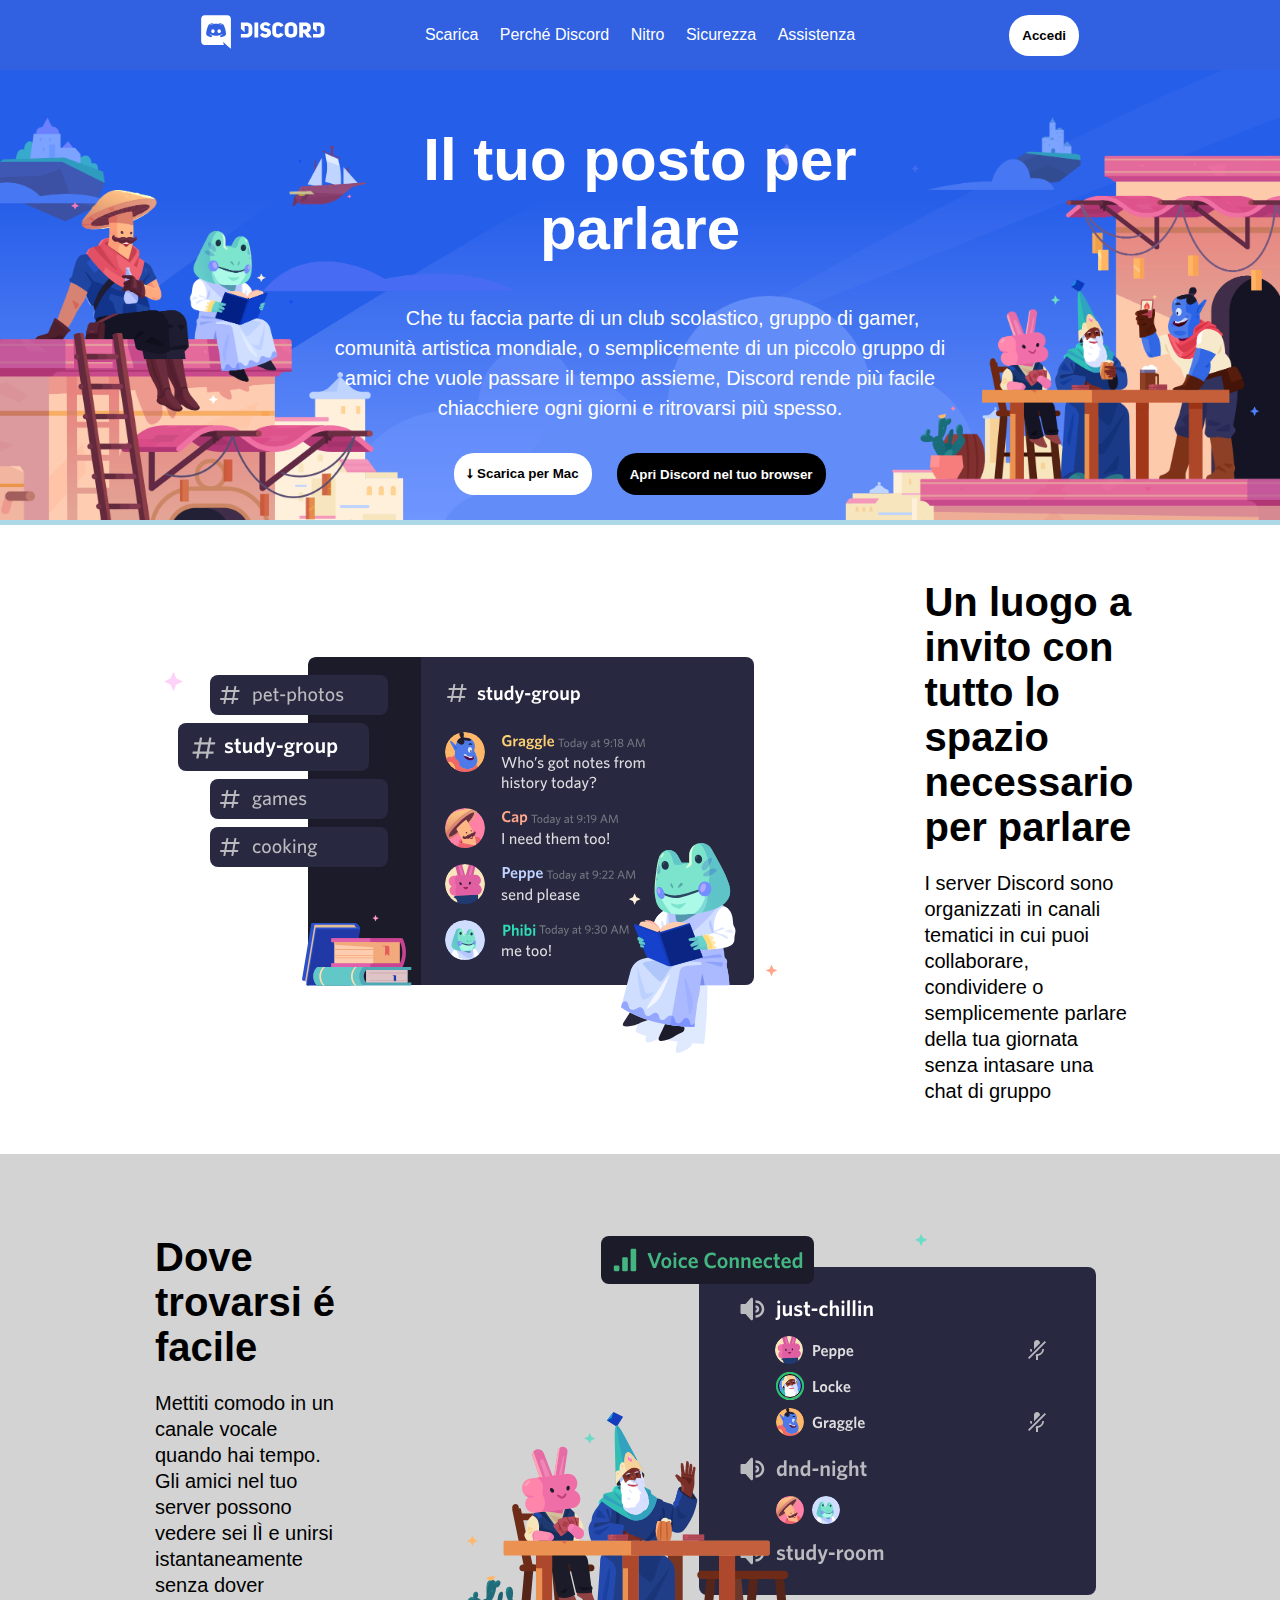
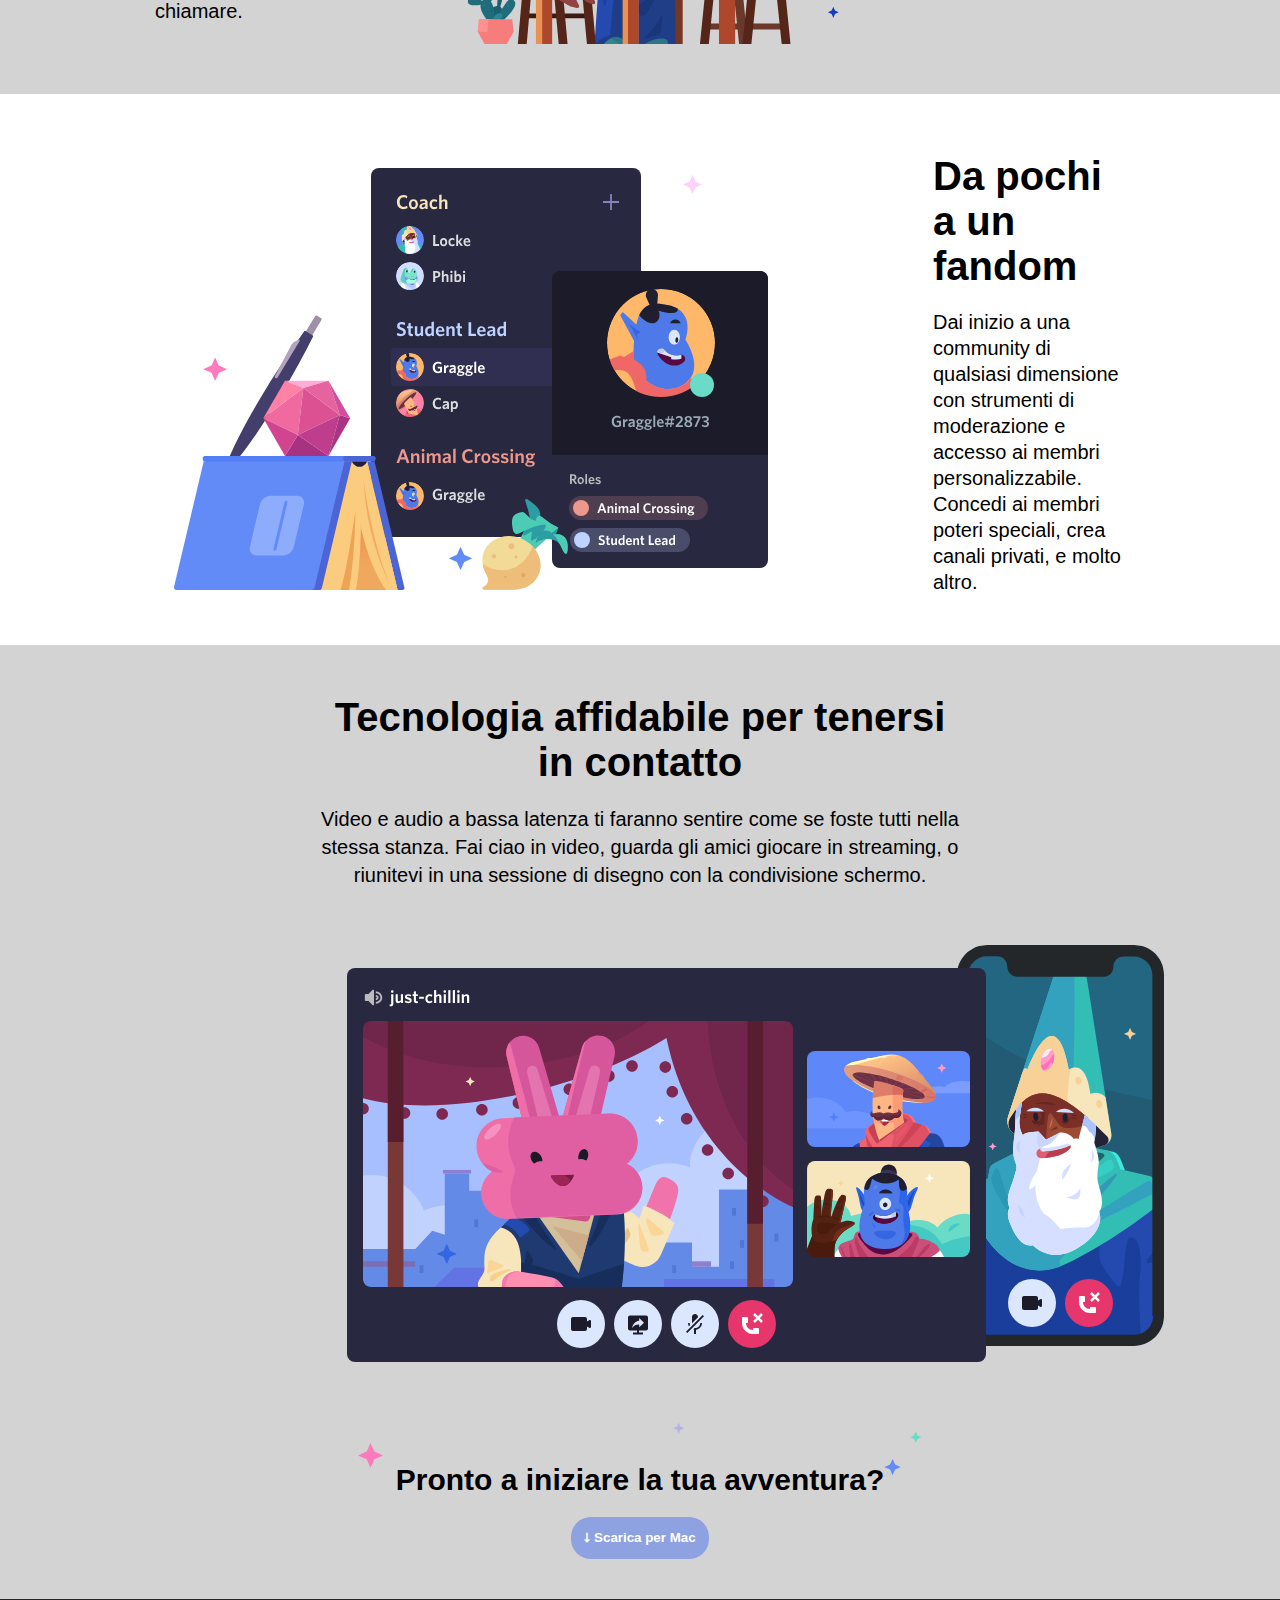
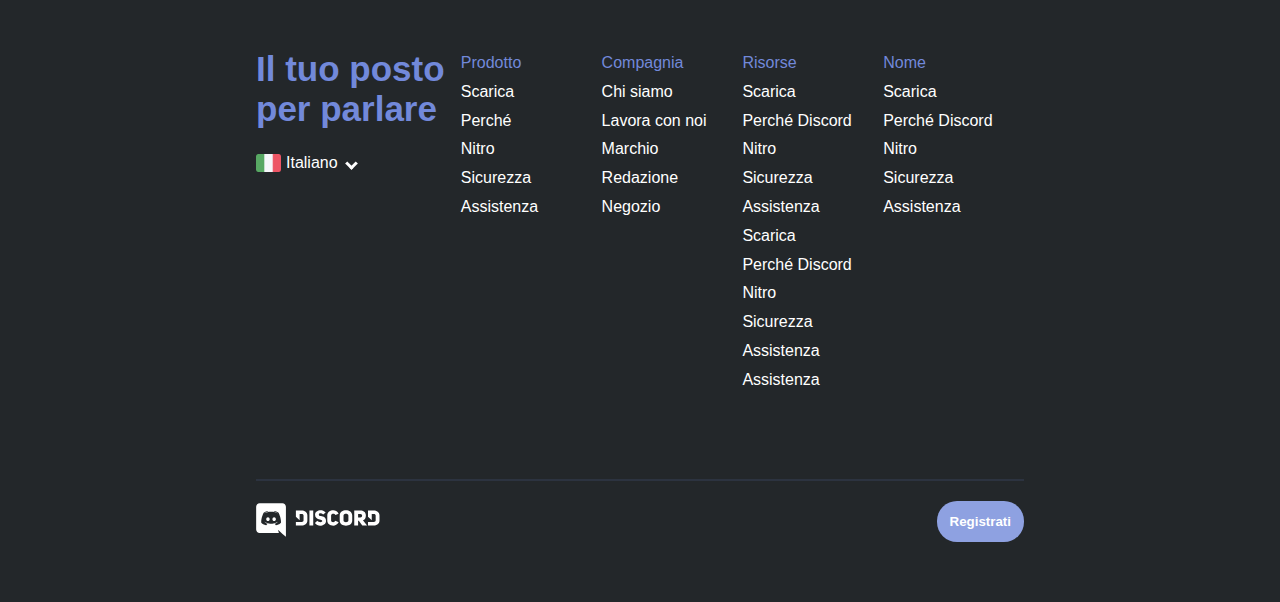
<file: index.html>
<!DOCTYPE html>
<html lang="en">
<head>
    <meta charset="UTF-8">
    <meta name="viewport" content="width=device-width, initial-scale=1.0">
    <!-- Font Awesome -->
    <link rel="stylesheet" href="https://cdnjs.cloudflare.com/ajax/libs/font-awesome/6.4.2/css/all.min.css" integrity="sha512-z3gLpd7yknf1YoNbCzqRKc4qyor8gaKU1qmn+CShxbuBusANI9QpRohGBreCFkKxLhei6S9CQXFEbbKuqLg0DA==" crossorigin="anonymous" referrerpolicy="no-referrer" />
    <link href="https://fonts.cdnfonts.com/css/whitney-2" rel="stylesheet">
    <link rel="stylesheet" href="stylesheet.css">
    <title>Discord Home</title>
</head>

<body>
    
    <!-- Sezione Header contenente il logo con i link e login -->
    <header>
        <div class="contenitore_header">
            <nav>
                <div class="logo"><a href="#"></a>
                <img src="img/logo.svg" alt=""></div>
                <div class="links">
                    <a href="#" target="_blank">Scarica</a>
                    <a href="#" target="_blank">Perch&eacute; Discord</a>
                    <a href="#" target="_blank">Nitro</a>
                    <a href="#" target="_blank">Sicurezza</a>
                    <a href="#" target="_blank">Assistenza</a>
                </div>
                <div class="login"><a href="#" target="_blank"><button class="bottone_bianco">Accedi</button></a</div>
            </nav>
        </div>
    </header>    

    <main>
        <!-- Prima sezione -->
        <section class="contenitore_first_section">
            <div class="first_section">
                <h1>Il tuo posto per parlare</h1>
                <p>Che tu faccia parte di un club scolastico, gruppo di gamer, comunità artistica mondiale, o semplicemente di un piccolo gruppo di amici che vuole passare il tempo assieme, Discord rende più facile chiacchiere ogni giorni e ritrovarsi più spesso.</p>
                
                <div class="bottoni_header">
                    <button class="bottone_bianco">&#11107; Scarica per Mac</button>
                    <button class="bottone_nero">Apri Discord nel tuo browser</button>
                </div>
            </div>
        </section>

        <!-- Seconda sezione -->
        <section class="contenitore">
            <div class="section_img">
                <img src="img/item1.svg" alt="">
            </div>
            <div class="section_txt">
                <h1 class="black_title">Un luogo a invito con tutto lo spazio necessario per parlare</h1>
                <p class="black_text">I server Discord sono organizzati in canali tematici in cui puoi collaborare, condividere o semplicemente parlare della tua giornata senza intasare una chat di gruppo</p>
            </div>
        </section>

        <!-- Terza sezione -->
        <section class="contenitore grigio">
            <div class="section_img">
                <img src="img/item2.svg" alt="">
            </div>
            <div class="section_txt">
                <h1 class="black_title">Dove trovarsi &eacute; facile</h1>
                <p class="black_text">Mettiti comodo in un canale vocale quando hai tempo. Gli amici nel tuo server possono vedere sei l&Igrave; e unirsi istantaneamente senza dover chiamare.</p>
            </div>
        </section>

        <!-- Quarta sezione -->
        <section class="contenitore">
            <div class="section_img">
                <img src="img/item3.svg" alt="">
            </div>
            <div class="section_txt">
                <h1 class="black_title">Da pochi a un fandom</h1>
                <p class="black_text">Dai inizio a una community di qualsiasi dimensione con strumenti di moderazione e accesso ai membri personalizzabile. Concedi ai membri poteri speciali, crea canali privati, e molto altro.</p>
            </div>
        </section>

        <!-- Quinta sezione -->
        <section class="contenitore_fifth_section grigio">
            <div class="fifth_section">
                <h1 id="black_title">Tecnologia affidabile per tenersi in contatto</h1>
                <p id="black_text">Video e audio a bassa latenza ti faranno sentire come se foste tutti nella stessa stanza. Fai ciao in video, guarda gli amici giocare in streaming, o riunitevi in una sessione di disegno con la condivisione schermo.</p>
                <img src="img/item4-big.svg" alt="">
                
                <div class="stelline">
                    <h2>Pronto a iniziare la tua avventura?</h2>
                    <a href="#" target="_blank">
                        <button class="download_mac"> &#11107; Scarica per Mac</button>
                    </a>
                </div>
            </div>
            
        </section>
    </main>

    <!-- Inizio side (prima del footer) -->
    <aside>
        <div class="contenitore_side">

            <div class="red-col">
                <h3 class="title_red-col">Il tuo posto per parlare</h3>
                <div class="italiano">
                    <img id="flag" src="img/ita.png" alt="">
                    <span>Italiano <i class="arrow down"></i></span>
                </div>
                <div class="icons">
                    <i class="fa-brands fa-twitter"></i>
                    <i class="fa-brands fa-instagram"></i>
                    <i class="fa-brands fa-facebook"></i>
                    <i class="fa-brands fa-youtube"></i>
                </div>
            </div>
            <div class="col">
                <ul style="line-height:130%">
                    <li>Prodotto</li>
                    <li>Scarica</li>
                    <li>Perch&eacute;</li>
                    <li>Nitro</li>
                    <li>Sicurezza</li>
                    <li>Assistenza</li>
                </ul>
            </div>
            <div class="col">
                <ul style="line-height:130%">
                    <li>Compagnia</li>
                    <li>Chi siamo</li>
                    <li>Lavora con noi</li>
                    <li>Marchio</li>
                    <li>Redazione</li>
                    <li>Negozio</li>
                </ul>
            </div>
            <div class="col">
                <ul style="line-height:130%">
                    <li>Risorse</li>
                    <li>Scarica</li>
                    <li>Perch&eacute; Discord</li>
                    <li>Nitro</li>
                    <li>Sicurezza</li>
                    <li>Assistenza</li>
                    <li>Scarica</li>
                    <li>Perch&eacute; Discord</li>
                    <li>Nitro</li>
                    <li>Sicurezza</li>
                    <li>Assistenza</li>
                    <li>Assistenza</li>
                </ul>
            </div>
            <div class="col">
                <ul>
                    <li>Nome</li>
                    <li>Scarica</li>
                    <li>Perch&eacute; Discord</li>
                    <li>Nitro</li>
                    <li>Sicurezza</li>
                    <li>Assistenza</li>
                </ul>
            </div>
        </div>
    </aside>

    <!-- Inizio parte finale della pagina -->
    <footer>
        <div class="contenitore_foot">
            <div class="logo_foot">
                <img src="img/logo.svg" alt="">
            </div>
            <div><button class="download_mac">Registrati</button></div>
        </div>
    </footer>
</body>
</html>
</file>
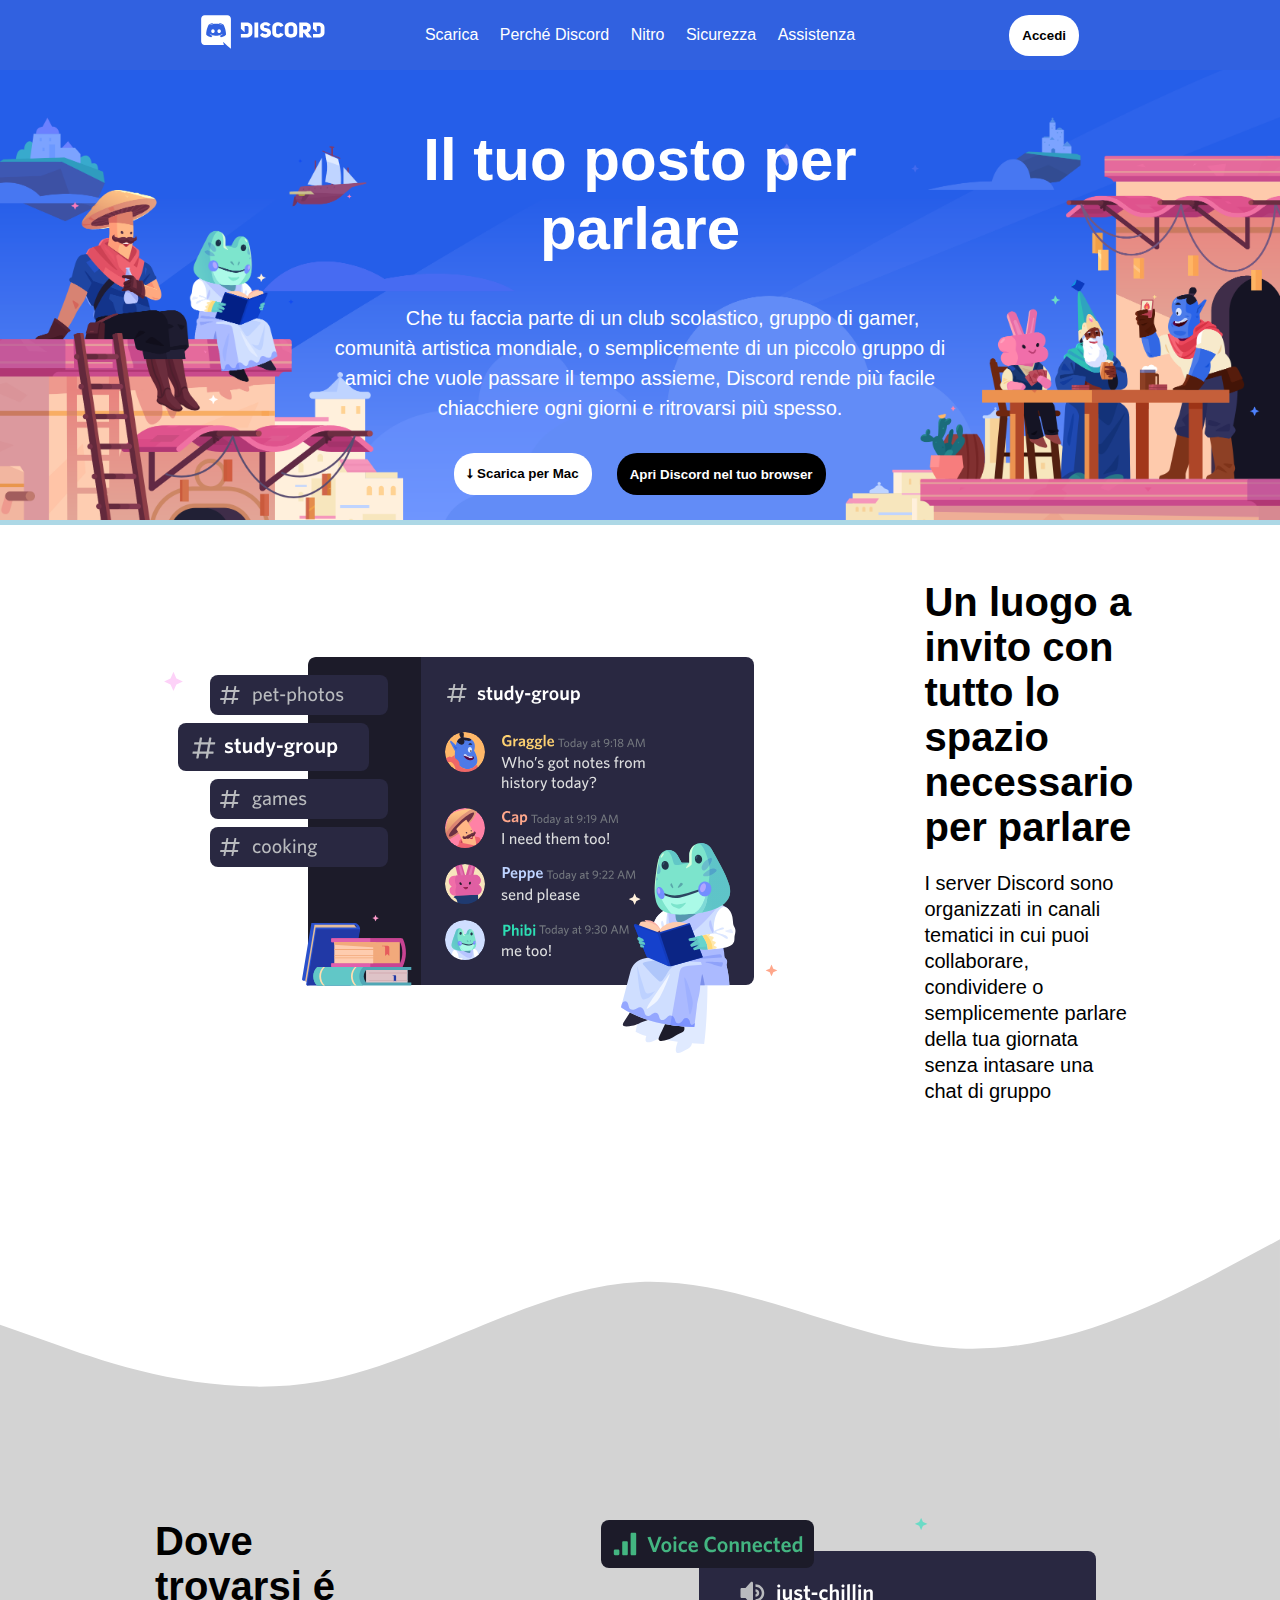
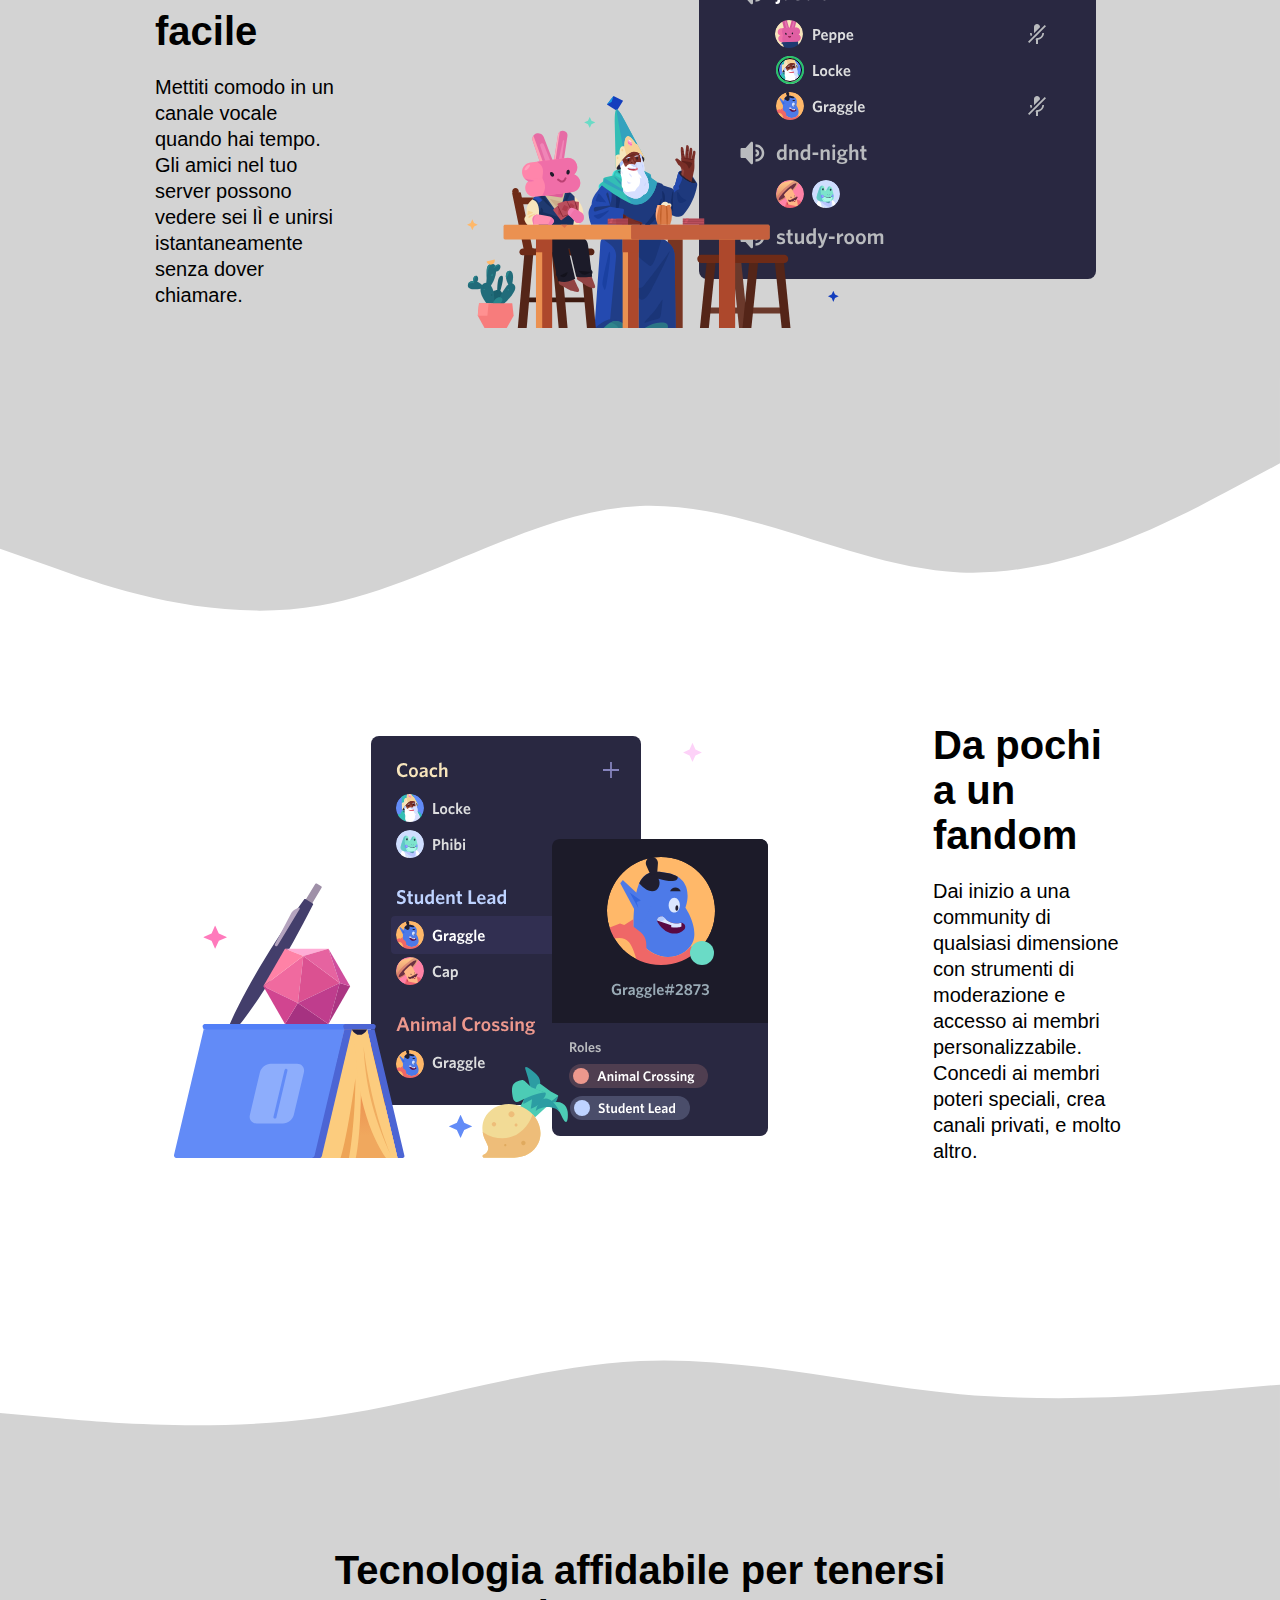
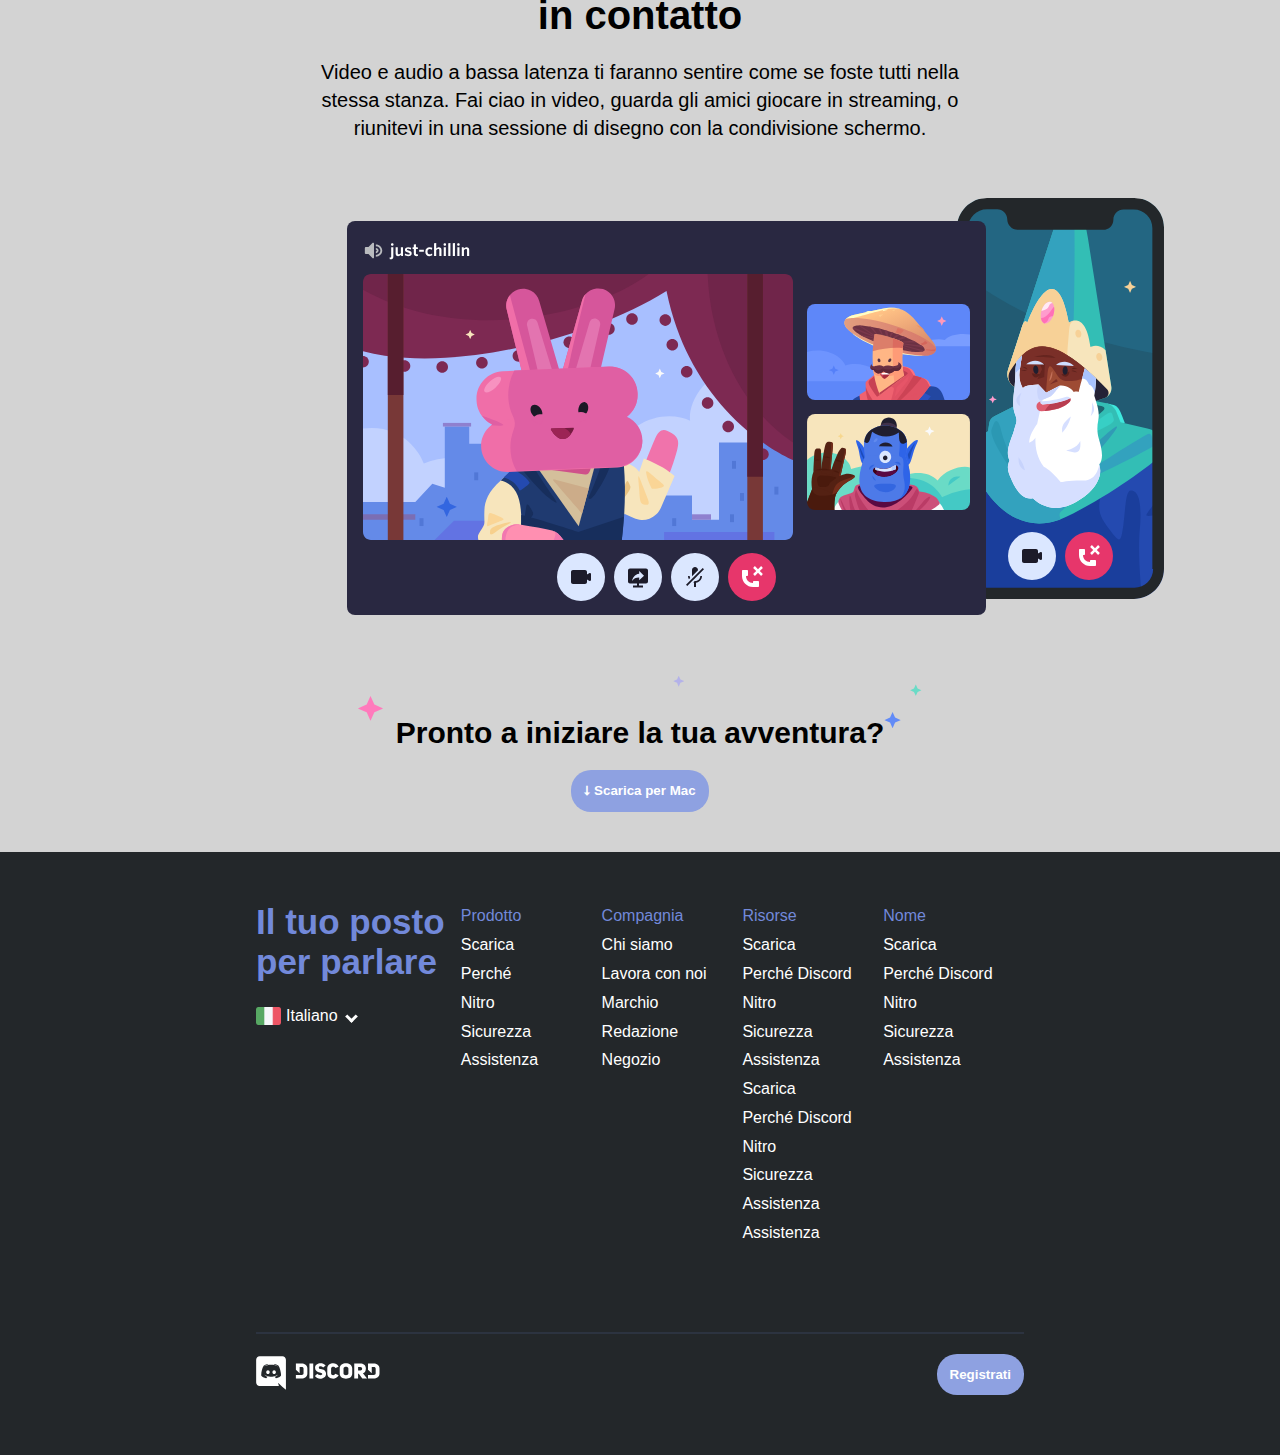
<file: Bonus/index.html>
<!DOCTYPE html>
<html lang="en">
<head>
    <meta charset="UTF-8">
    <meta name="viewport" content="width=device-width, initial-scale=1.0">
    <!-- Font Awesome -->
    <link rel="stylesheet" href="https://cdnjs.cloudflare.com/ajax/libs/font-awesome/6.4.2/css/all.min.css" integrity="sha512-z3gLpd7yknf1YoNbCzqRKc4qyor8gaKU1qmn+CShxbuBusANI9QpRohGBreCFkKxLhei6S9CQXFEbbKuqLg0DA==" crossorigin="anonymous" referrerpolicy="no-referrer" />
    <link href="https://fonts.cdnfonts.com/css/whitney-2" rel="stylesheet">
    <link rel="stylesheet" href="stylesheet.css">
    <title>Discord Home</title>
</head>

<body>
    
    <!-- Sezione Header contenente il logo con i link e login -->
    <header>
        <div class="contenitore_header">
            <nav>
                <div class="logo"><a href="#"></a>
                <img src="img/logo.svg" alt=""></div>
                <div class="links">
                    <a href="#" target="_blank">Scarica</a>
                    <a href="#" target="_blank">Perch&eacute; Discord</a>
                    <a href="#" target="_blank">Nitro</a>
                    <a href="#" target="_blank">Sicurezza</a>
                    <a href="#" target="_blank">Assistenza</a>
                </div>
                <div class="login"><a href="#" target="_blank"><button class="bottone_bianco">Accedi</button></a</div>
            </nav>
        </div>
    </header>    

    <main>
        <!-- Prima sezione -->
        <section class="contenitore_first_section">
            <div class="first_section">
                <h1>Il tuo posto per parlare</h1>
                <p>Che tu faccia parte di un club scolastico, gruppo di gamer, comunità artistica mondiale, o semplicemente di un piccolo gruppo di amici che vuole passare il tempo assieme, Discord rende più facile chiacchiere ogni giorni e ritrovarsi più spesso.</p>
                
                <div class="bottoni_header">
                    <button class="bottone_bianco">&#11107; Scarica per Mac</button>
                    <button class="bottone_nero">Apri Discord nel tuo browser</button>
                </div>
            </div>
        </section>

        <!-- Seconda sezione -->
        <section class="contenitore">
            <div class="section_img">
                <img src="img/item1.svg" alt="">
            </div>
            <div class="section_txt">
                <h1 class="black_title">Un luogo a invito con tutto lo spazio necessario per parlare</h1>
                <p class="black_text">I server Discord sono organizzati in canali tematici in cui puoi collaborare, condividere o semplicemente parlare della tua giornata senza intasare una chat di gruppo</p>
            </div>
        </section>

        <!-- Terza sezione -->
        <svg xmlns="http://www.w3.org/2000/svg" viewBox="0 0 1440 320"><path fill="#d3d3d3" fill-opacity="1" d="M0,192L60,213.3C120,235,240,277,360,256C480,235,600,149,720,144C840,139,960,213,1080,218.7C1200,224,1320,160,1380,128L1440,96L1440,320L1380,320C1320,320,1200,320,1080,320C960,320,840,320,720,320C600,320,480,320,360,320C240,320,120,320,60,320L0,320Z"></path></svg>
        <section class="contenitore grigio">
            </div>
                <div class="section_img">
                    <img src="img/item2.svg" alt="">
            </div>
            <div class="section_txt">
                <h1 class="black_title">Dove trovarsi &eacute; facile</h1>
                <p class="black_text">Mettiti comodo in un canale vocale quando hai tempo. Gli amici nel tuo server possono vedere sei l&Igrave; e unirsi istantaneamente senza dover chiamare.</p>
            </div>
        </section>
        <svg xmlns="http://www.w3.org/2000/svg" viewBox="0 0 1440 320"><path fill="#d3d3d3" fill-opacity="1" d="M0,192L60,213.3C120,235,240,277,360,256C480,235,600,149,720,144C840,139,960,213,1080,218.7C1200,224,1320,160,1380,128L1440,96L1440,0L1380,0C1320,0,1200,0,1080,0C960,0,840,0,720,0C600,0,480,0,360,0C240,0,120,0,60,0L0,0Z"></path></svg>
        <!-- Quarta sezione -->
        <section class="contenitore">
            <div class="section_img">
                <img src="img/item3.svg" alt="">
            </div>
            <div class="section_txt">
                <h1 class="black_title">Da pochi a un fandom</h1>
                <p class="black_text">Dai inizio a una community di qualsiasi dimensione con strumenti di moderazione e accesso ai membri personalizzabile. Concedi ai membri poteri speciali, crea canali privati, e molto altro.</p>
            </div>
        </section>

        <!-- Quinta sezione -->
        <svg xmlns="http://www.w3.org/2000/svg" viewBox="0 0 1440 320"><path fill="#d3d3d3" fill-opacity="1" d="M0,224L60,229.3C120,235,240,245,360,229.3C480,213,600,171,720,165.3C840,160,960,192,1080,202.7C1200,213,1320,203,1380,197.3L1440,192L1440,320L1380,320C1320,320,1200,320,1080,320C960,320,840,320,720,320C600,320,480,320,360,320C240,320,120,320,60,320L0,320Z"></path></svg>
        
        <section class="contenitore_fifth_section grigio">
            <div class="fifth_section">
                <h1 id="black_title">Tecnologia affidabile per tenersi in contatto</h1>
                <p id="black_text">Video e audio a bassa latenza ti faranno sentire come se foste tutti nella stessa stanza. Fai ciao in video, guarda gli amici giocare in streaming, o riunitevi in una sessione di disegno con la condivisione schermo.</p>
                <img src="img/item4-big.svg" alt="">
                
                <div class="stelline">
                    <h2>Pronto a iniziare la tua avventura?</h2>
                    <a href="#" target="_blank">
                        <button class="download_mac"> &#11107; Scarica per Mac</button>
                    </a>
                </div>
            </div>
            
        </section>
    </main>

    <!-- Inizio side (prima del footer) -->
    <aside>
        <div class="contenitore_side">

            <div class="red-col">
                <h3 class="title_red-col">Il tuo posto per parlare</h3>
                <div class="italiano">
                    <img id="flag" src="img/ita.png" alt="">
                    <span>Italiano <i class="arrow down"></i></span>
                </div>
                <div class="icons">
                    <i class="fa-brands fa-twitter"></i>
                    <i class="fa-brands fa-instagram"></i>
                    <i class="fa-brands fa-facebook"></i>
                    <i class="fa-brands fa-youtube"></i>
                </div>
            </div>
            <div class="col">
                <ul style="line-height:130%">
                    <li>Prodotto</li>
                    <li>Scarica</li>
                    <li>Perch&eacute;</li>
                    <li>Nitro</li>
                    <li>Sicurezza</li>
                    <li>Assistenza</li>
                </ul>
            </div>
            <div class="col">
                <ul style="line-height:130%">
                    <li>Compagnia</li>
                    <li>Chi siamo</li>
                    <li>Lavora con noi</li>
                    <li>Marchio</li>
                    <li>Redazione</li>
                    <li>Negozio</li>
                </ul>
            </div>
            <div class="col">
                <ul style="line-height:130%">
                    <li>Risorse</li>
                    <li>Scarica</li>
                    <li>Perch&eacute; Discord</li>
                    <li>Nitro</li>
                    <li>Sicurezza</li>
                    <li>Assistenza</li>
                    <li>Scarica</li>
                    <li>Perch&eacute; Discord</li>
                    <li>Nitro</li>
                    <li>Sicurezza</li>
                    <li>Assistenza</li>
                    <li>Assistenza</li>
                </ul>
            </div>
            <div class="col">
                <ul>
                    <li>Nome</li>
                    <li>Scarica</li>
                    <li>Perch&eacute; Discord</li>
                    <li>Nitro</li>
                    <li>Sicurezza</li>
                    <li>Assistenza</li>
                </ul>
            </div>
        </div>
    </aside>

    <!-- Inizio parte finale della pagina -->
    <footer>
        <div class="contenitore_foot">
            <div class="logo_foot">
                <img src="img/logo.svg" alt="">
            </div>
            <div><button class="download_mac">Registrati</button></div>
        </div>
    </footer>
</body>
</html>
</file>
<file: stylesheet.css>
/* Stili di pagina GENERALI */
* {
    margin: 0;
    padding: 0;
    box-sizing: border-box;
}

:root {
    font-family: 'Whitney', Arial, Helvetica, sans-serif;
}

/* Stili PRINCIPALI Header */
header{
    display: flex;
    align-items: center;
    justify-content: center;
    background-color: #3161e0;
    min-height: 70px;
}
.contenitore_header{
    display: flex;
    min-width: 70%;
    align-items: center;
}
nav{
    display: flex;
    justify-content: space-between;
    width: 100%;
}

/* Stili SECONDARI header*/
.logo{
    flex-basis: 20%;
    padding: 1%;
}
.links{
    flex-basis: 60%;
    display: flex;
    justify-content: center;
    align-items: center;
}
.links a{
    padding: 2%;
}
.login{
    display: flex;
    justify-content: flex-end;
    flex-basis: 20%;
    padding: 1%;
}
a{
    text-decoration: none;
    color: white;
    /* font-weight: bold; */
}

/* Stili PRIMA sezione sotto header */
.contenitore_first_section{
    display: flex;
    justify-content: center;
    align-items: center;
    width: 100%;
    box-shadow: 0px 5px #add8e6;
    background-image: url(img/jumbo.png);
    background-size: 100%;
    background-repeat: no-repeat;
    background-position: center;
    background-size: cover;
    min-height: 450px;
}
.first_section{
    flex-basis: 50%;
}

/* Stili SECONDA TERZA e QUARTA sezione */
.grigio{
    background-color: #d3d3d3;
}
.contenitore.grigio>.section_txt{
    order: -1;
}
.contenitore{
    display: flex;
    justify-content: center;
    align-items: center;
    width: 100%;
}
.section_img{
    display: flex;
    flex-basis: 35%;
    margin: 50px;
}
.section_txt{
    flex-basis: 15%;
    margin: 50px;
}

/* Stili QUINTA sezione */
.contenitore_fifth_section{
    display: flex;
    justify-content: center;
    align-items: center;
    width: 100%;
}
.fifth_section{
    display: flex;
    width: 50%;
    justify-content: center;
    flex-direction: column;
}

/* Side prima del footer contenente le adeguate sezioni */
aside{
    display: flex;
    width: 100%;
    background-color: #23272a;
}
.contenitore_side{
    display: flex;
    align-items: center;
    justify-content: center;
    width: 100%;
    padding-top: 50px;
}
.red-col{
    display: flex;
    flex-direction: column;
    flex-basis: 16%;
    min-height: 430px;
}
.col{
    flex-basis: 11%;
    min-height: 430px;
}

/* Fine pagina, contenente logo e bottone */
footer{
    background-color: #23272a;
    display: flex;
    justify-content: center;
    align-items: flex-end;
    width: 100%;
}
.contenitore_foot{
    justify-content: space-between;
    display: flex;
    flex-basis: 60%;
    margin-bottom: 60px;
    align-items: center;
    border-top: 2px solid #2c3340;
    padding-top: 20px;
}

/* STILI PER COMPLETARE L'ESERCIZIO */
                
                /* HEADER */
.bottone_bianco{
    color: black;
    background-color: white;
    padding: 13px;
    cursor: pointer;
    border: none;
    border-top-right-radius: 20px;
    border-bottom-right-radius: 20px;
    border-top-left-radius: 20px;
    border-bottom-left-radius: 20px;
    font-weight: bold;
}
.bottone_nero{
    color: white;
    background-color: black;
    padding: 13px;
    cursor: pointer;
    border: none;
    border-top-right-radius: 20px;
    border-bottom-right-radius: 20px;
    border-top-left-radius: 20px;
    border-bottom-left-radius: 20px;
    font-weight: bold;
}
.first_section h1{
    text-align: center;
    padding: 30px;
    font-size: 60px;
}
.first_section p{
    text-align: center;
    padding-top: 10px;
    text-indent: 45px;
    font-size: 20px;
    line-height: 1.5;
}
.bottoni_header{
    display: flex;
    text-align: center;
    padding-top: 30px;
    width: 100%;
    justify-content: center;
    gap: 25px;
}

/* STILI DEL MAIN */
.black_title{
    color: black;
    padding-top: 10px;
    padding-bottom: 10px;
    font-size: 40px;
}
.black_text{
    color: black;
    padding-top: 10px;
    font-size: 20px;
    line-height: 1.3;
}
#black_title{
    color: black;
    text-align: center;
    padding-top: 50px;
    padding-bottom: 10px;
    font-size: 40px;
}
#black_text{
    color: black;
    text-align: center;
    padding-top: 10px;
    font-size: 20px;
    line-height: 1.4;
}
h2{
    color: black;
    text-align: center;
    font-size: 30px;
    padding-bottom: 20px;
}
.download_mac{
    color: white;
    background-color: #8ea1e1;
    padding: 13px;
    cursor: pointer;
    border: none;
    border-top-right-radius: 20px;
    border-bottom-right-radius: 20px;
    border-top-left-radius: 20px;
    border-bottom-left-radius: 20px;
    font-weight: bold;
}
.stelline{
    background-image: url(img/stars.svg);
    background-repeat: no-repeat;
    background-size: contain;
    padding: 40px;
    text-align: center;
    display: flex;
    justify-content: center;
    flex-direction: column;
    margin: auto;
}

/* Footer */
#flag{
    width: 25px;
    margin-right: 5px;
}
.title_red-col{
    color: #7289da;
    font-size: 35px;
}
li:first-child{
    color: #7289da;
}
li{
    list-style-type: none;
    color: white;
    line-height: 1.8;
}
.italiano{
    display: flex;
    justify-content: flex-start;
    margin: 25px 0;
    color: white;
}
.arrow{
    border: solid white;
    border-width: 0 3px 3px 0;
    padding: 3px;
    display: inline-block;
}
.down {
  transform: rotate(45deg);
  -webkit-transform: rotate(45deg);
}
.arrow.down{
    margin-left: 5px;
}
.icons{
    display: flex;
    color: white;
    gap: 20px;
}
</file>
<file: Bonus/stylesheet.css>
/* Stili di pagina GENERALI */
* {
    margin: 0;
    padding: 0;
    box-sizing: border-box;
}

:root {
    font-family: 'Whitney', Arial, Helvetica, sans-serif;
}

/* Stili PRINCIPALI Header */
header{
    display: flex;
    align-items: center;
    justify-content: center;
    background-color: #3161e0;
    min-height: 70px;
}
.contenitore_header{
    display: flex;
    min-width: 70%;
    align-items: center;
}
nav{
    display: flex;
    justify-content: space-between;
    width: 100%;
}
.bottone_bianco:hover, .bottone_bianco:active{
    color: red;
}
.bottone_nero:hover, .bottone_nero:active{
    color: violet;
}  

.links a:hover,.links a:active{
    text-decoration: underline;
}

/* Stili SECONDARI header*/
.logo{
    flex-basis: 20%;
    padding: 1%;
}
.links{
    flex-basis: 60%;
    display: flex;
    justify-content: center;
    align-items: center;
}
.links a{
    padding: 2%;
}
.login{
    display: flex;
    justify-content: flex-end;
    flex-basis: 20%;
    padding: 1%;
}
a{
    text-decoration: none;
    color: white;
    /* font-weight: bold; */
}

/* Stili PRIMA sezione sotto header */
.contenitore_first_section{
    display: flex;
    justify-content: center;
    align-items: center;
    width: 100%;
    box-shadow: 0px 5px #add8e6;
    background-image: url(img/jumbo.png);
    background-size: 100%;
    background-repeat: no-repeat;
    background-position: center;
    background-size: cover;
    min-height: 450px;
}
.first_section{
    flex-basis: 50%;
}

/* Stili SECONDA TERZA e QUARTA sezione */
.grigio{
    background-color: #d3d3d3;
}
.contenitore.grigio>.section_txt{
    order: -1;
}
.contenitore{
    display: flex;
    justify-content: center;
    align-items: center;
    width: 100%;
}
.section_img{
    display: flex;
    flex-basis: 35%;
    margin: 50px;
}
.section_txt{
    flex-basis: 15%;
    margin: 50px;
}

/* Stili QUINTA sezione */
.contenitore_fifth_section{
    display: flex;
    justify-content: center;
    align-items: center;
    width: 100%;
}
.fifth_section{
    display: flex;
    width: 50%;
    justify-content: center;
    flex-direction: column;
}

/* Side prima del footer contenente le adeguate sezioni */
aside{
    display: flex;
    width: 100%;
    background-color: #23272a;
}
.contenitore_side{
    display: flex;
    align-items: center;
    justify-content: center;
    width: 100%;
    padding-top: 50px;
}
.red-col{
    display: flex;
    flex-direction: column;
    flex-basis: 16%;
    min-height: 430px;
}
.col{
    flex-basis: 11%;
    min-height: 430px;
}

/* Fine pagina, contenente logo e bottone */
footer{
    background-color: #23272a;
    display: flex;
    justify-content: center;
    align-items: flex-end;
    width: 100%;
}
.contenitore_foot{
    justify-content: space-between;
    display: flex;
    flex-basis: 60%;
    margin-bottom: 60px;
    align-items: center;
    border-top: 2px solid #2c3340;
    padding-top: 20px;
}

/* STILI PER COMPLETARE L'ESERCIZIO */
                
                /* HEADER */
.bottone_bianco{
    color: black;
    background-color: white;
    padding: 13px;
    cursor: pointer;
    border: none;
    border-top-right-radius: 20px;
    border-bottom-right-radius: 20px;
    border-top-left-radius: 20px;
    border-bottom-left-radius: 20px;
    font-weight: bold;
}
.bottone_nero{
    color: white;
    background-color: black;
    padding: 13px;
    cursor: pointer;
    border: none;
    border-top-right-radius: 20px;
    border-bottom-right-radius: 20px;
    border-top-left-radius: 20px;
    border-bottom-left-radius: 20px;
    font-weight: bold;
}
.first_section h1{
    text-align: center;
    padding: 30px;
    font-size: 60px;
}
.first_section p{
    text-align: center;
    padding-top: 10px;
    text-indent: 45px;
    font-size: 20px;
    line-height: 1.5;
}
.bottoni_header{
    display: flex;
    text-align: center;
    padding-top: 30px;
    width: 100%;
    justify-content: center;
    gap: 25px;
}

/* STILI DEL MAIN */
.black_title{
    color: black;
    padding-top: 10px;
    padding-bottom: 10px;
    font-size: 40px;
}
.black_text{
    color: black;
    padding-top: 10px;
    font-size: 20px;
    line-height: 1.3;
}
#black_title{
    color: black;
    text-align: center;
    padding-top: 50px;
    padding-bottom: 10px;
    font-size: 40px;
}
#black_text{
    color: black;
    text-align: center;
    padding-top: 10px;
    font-size: 20px;
    line-height: 1.4;
}
h2{
    color: black;
    text-align: center;
    font-size: 30px;
    padding-bottom: 20px;
}
.download_mac{
    color: white;
    background-color: #8ea1e1;
    padding: 13px;
    cursor: pointer;
    border: none;
    border-top-right-radius: 20px;
    border-bottom-right-radius: 20px;
    border-top-left-radius: 20px;
    border-bottom-left-radius: 20px;
    font-weight: bold;
}
.stelline{
    background-image: url(img/stars.svg);
    background-repeat: no-repeat;
    background-size: contain;
    padding: 40px;
    text-align: center;
    display: flex;
    justify-content: center;
    flex-direction: column;
    margin: auto;
}

/* Footer */
#flag{
    width: 25px;
    margin-right: 5px;
}
.title_red-col{
    color: #7289da;
    font-size: 35px;
}
li:first-child{
    color: #7289da;
}
li{
    list-style-type: none;
    color: white;
    line-height: 1.8;
}
.italiano{
    display: flex;
    justify-content: flex-start;
    margin: 25px 0;
    color: white;
}
.arrow{
    border: solid white;
    border-width: 0 3px 3px 0;
    padding: 3px;
    display: inline-block;
}
.down {
  transform: rotate(45deg);
  -webkit-transform: rotate(45deg);
}
.arrow.down{
    margin-left: 5px;
}
.icons{
    display: flex;
    color: white;
    gap: 20px;
}
svg{
    display: block;
}
</file>
